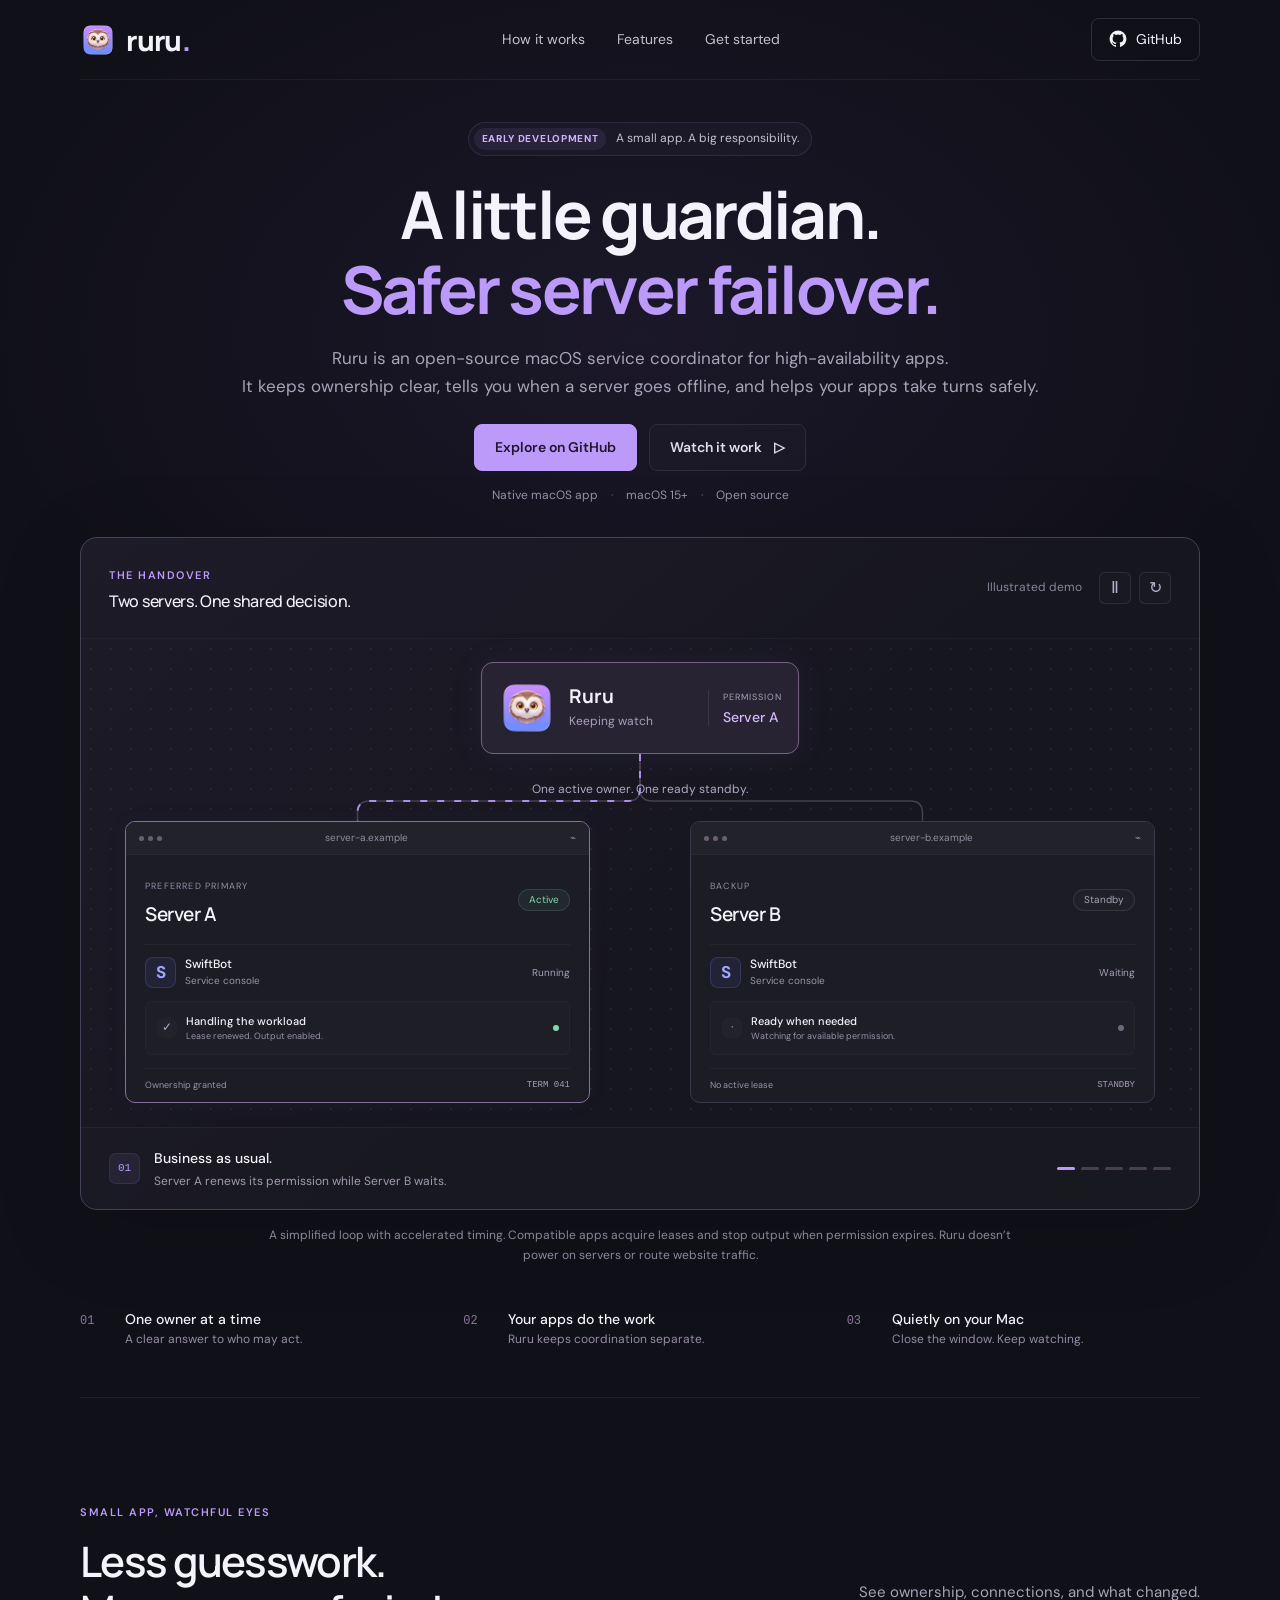
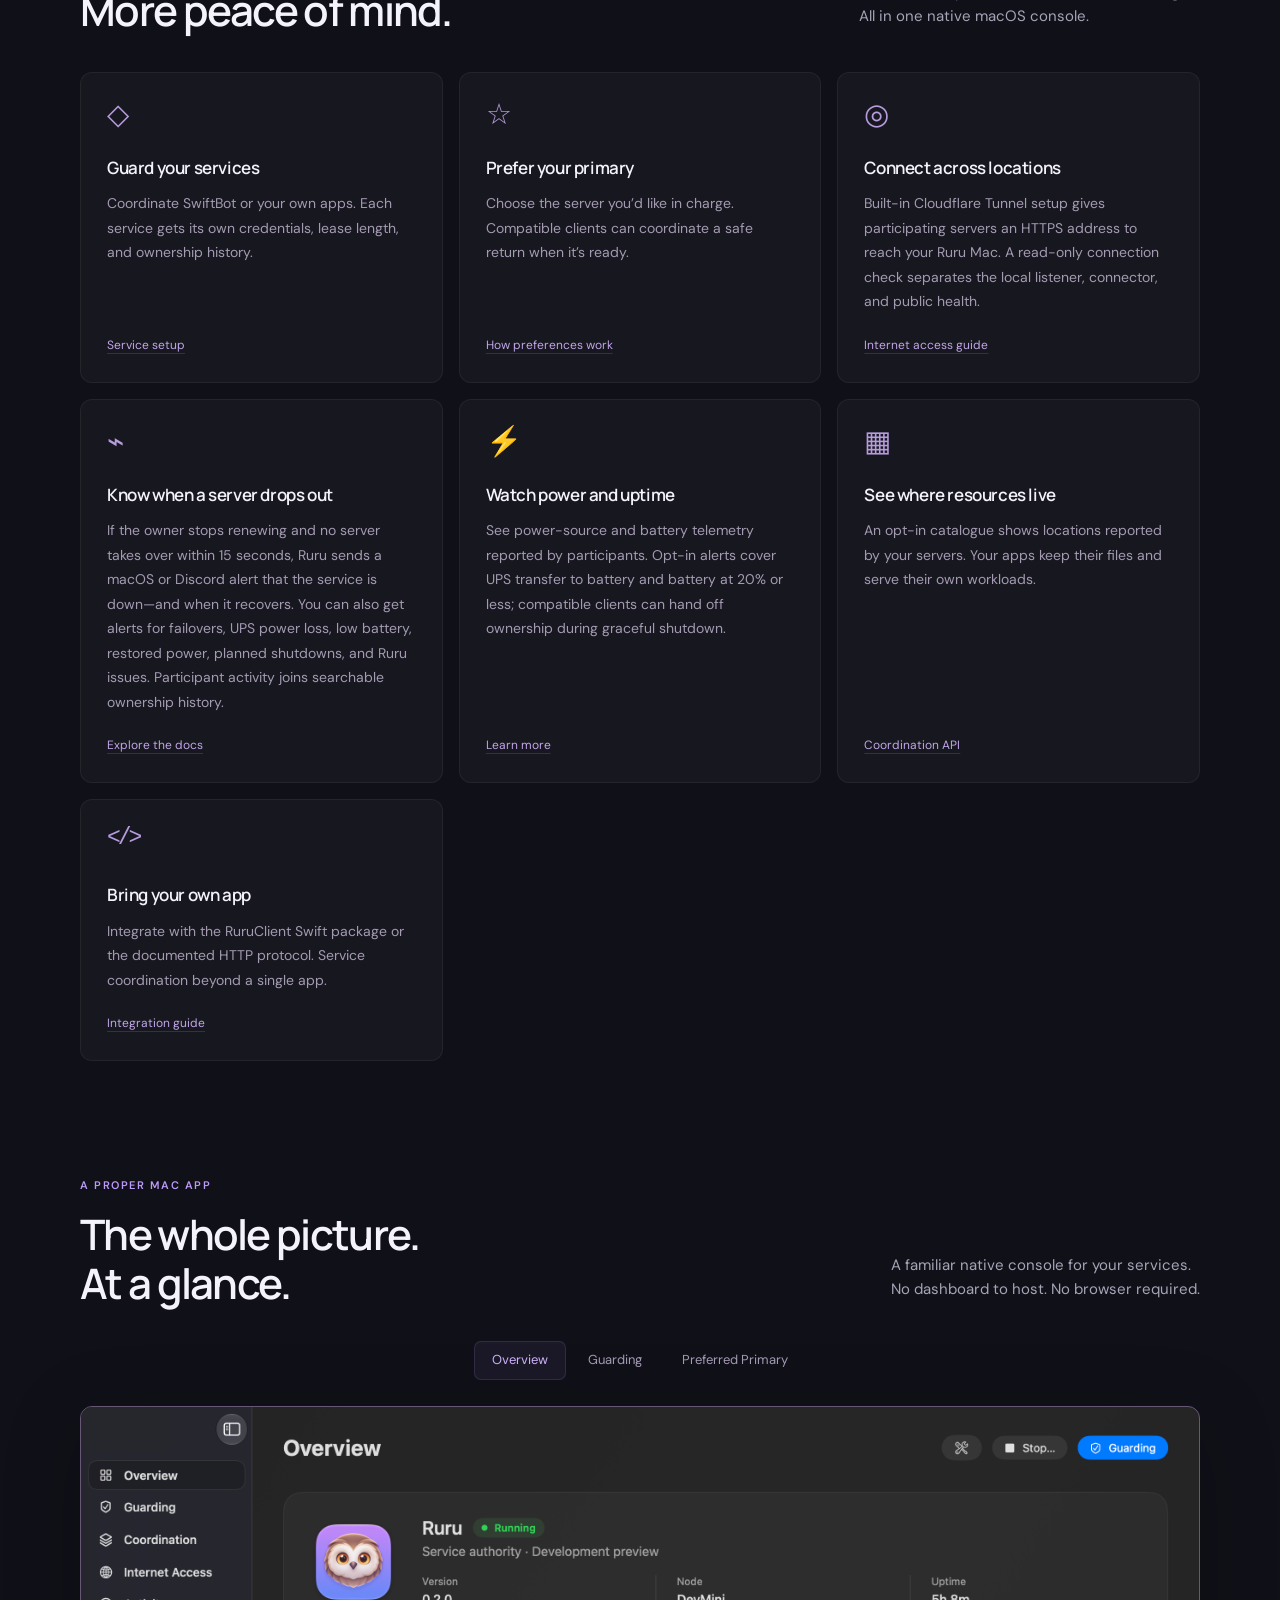
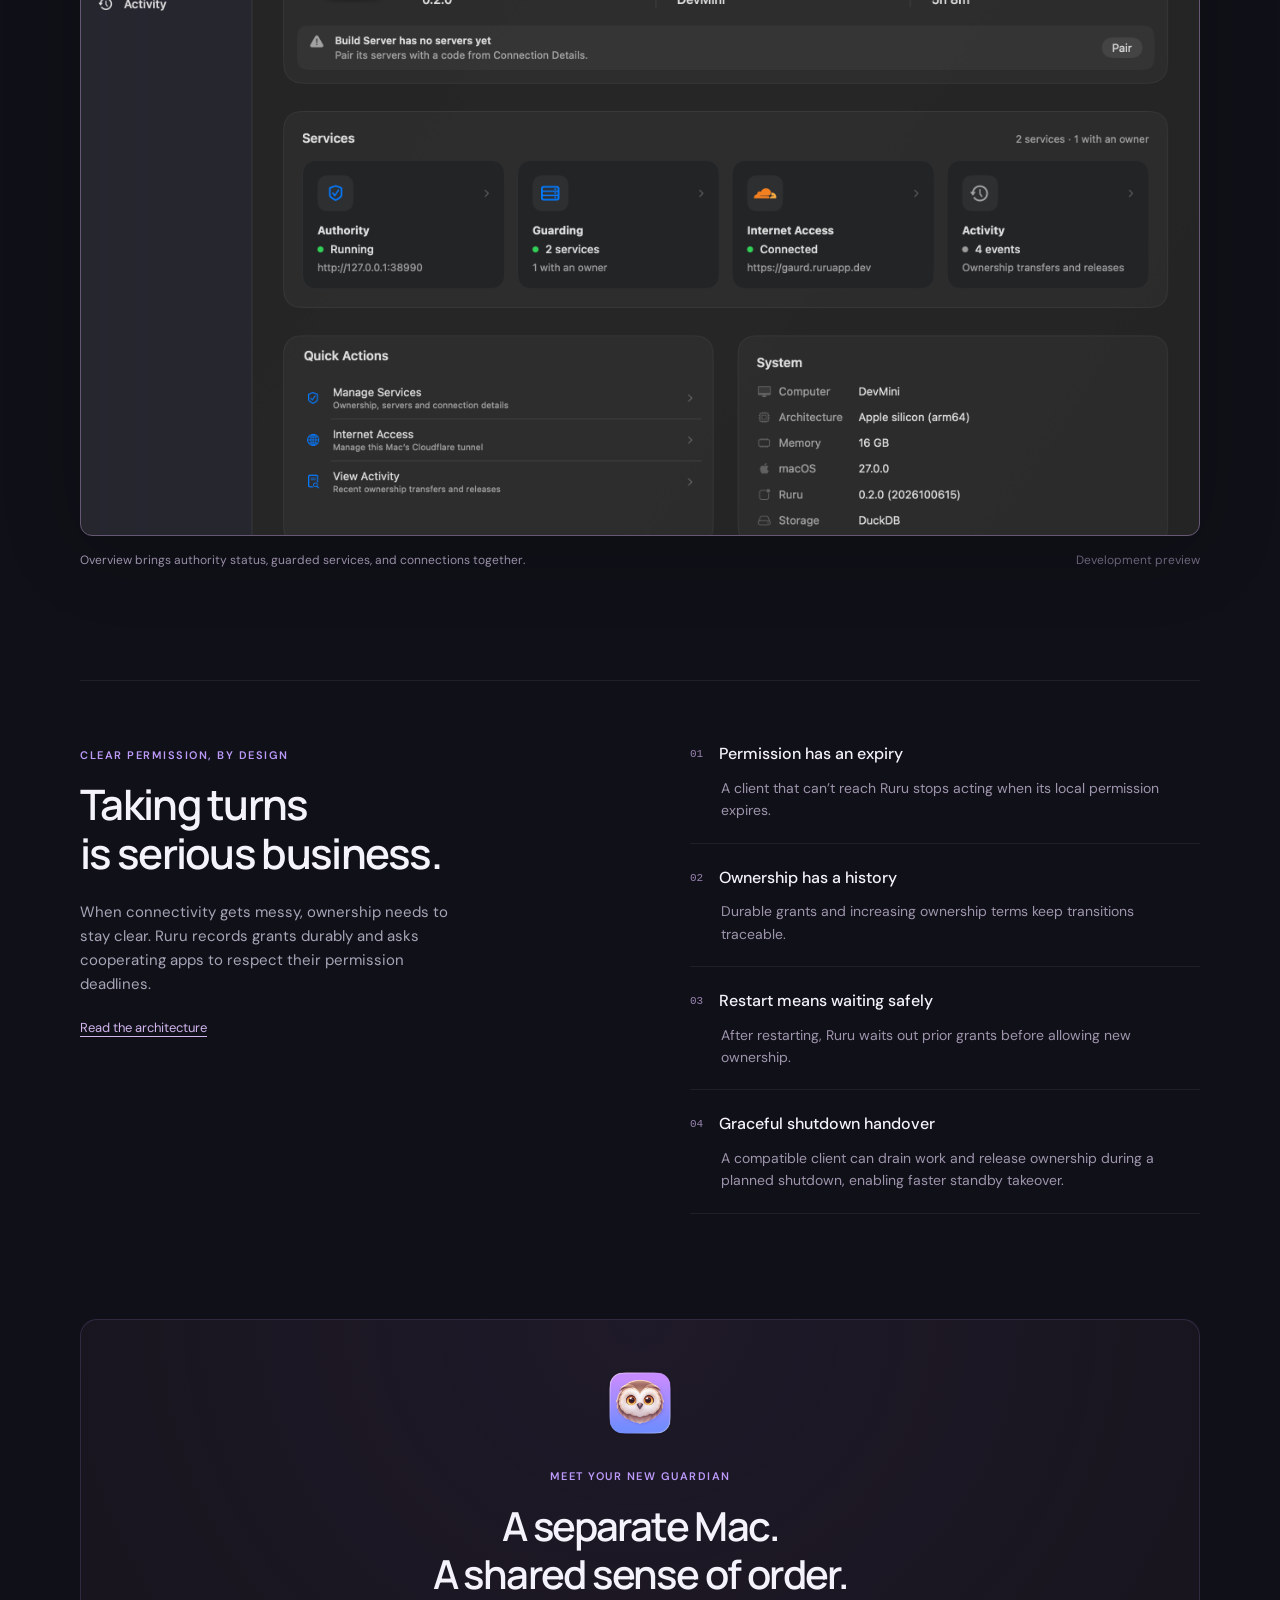
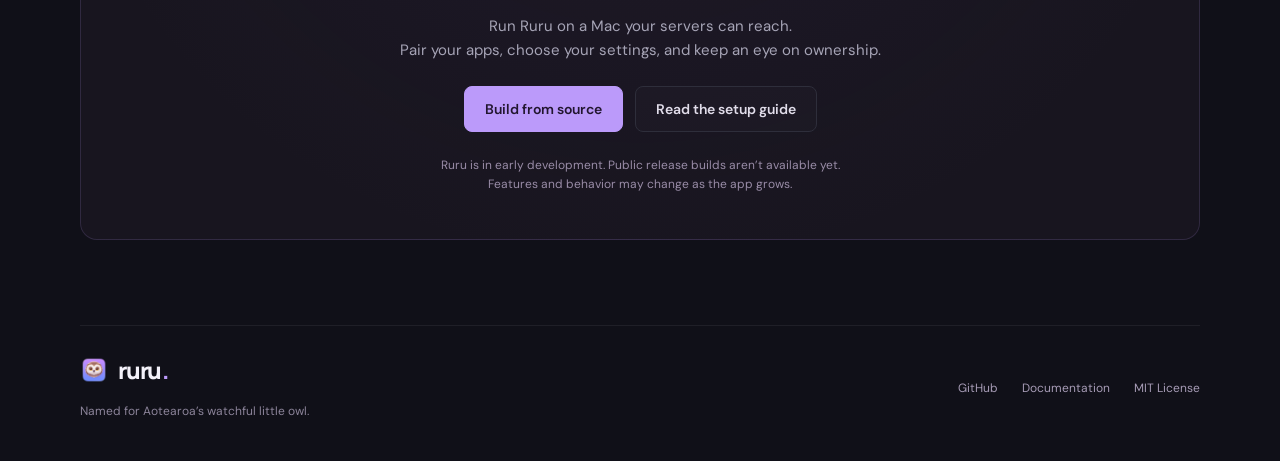
<file: docs/index.html>
<!doctype html>
<html lang="en">
<head>
  <meta charset="utf-8">
  <meta name="viewport" content="width=device-width, initial-scale=1">
  <title>Ruru for macOS — Service coordination and safe failover</title>
  <meta name="description" content="Ruru is an open-source macOS service coordinator that manages ownership, supports safe server failover, and monitors participant health.">
  <meta name="application-name" content="Ruru">
  <meta name="robots" content="index, follow, max-image-preview:large, max-snippet:-1, max-video-preview:-1">
  <meta name="theme-color" content="#101018">
  <link rel="canonical" href="https://ruruapp.dev/">

  <meta property="og:type" content="website">
  <meta property="og:site_name" content="Ruru">
  <meta property="og:locale" content="en_NZ">
  <meta property="og:url" content="https://ruruapp.dev/">
  <meta property="og:title" content="Ruru for macOS — Service coordination and safe failover">
  <meta property="og:description" content="One service owner at a time. Ruru coordinates high-availability apps, guides safe server failover, and monitors participant health from your Mac.">
  <meta property="og:image" content="https://ruruapp.dev/assets/overview-dark.png">
  <meta property="og:image:width" content="2610">
  <meta property="og:image:height" content="1700">
  <meta property="og:image:alt" content="Ruru’s native macOS console showing authority status, guarded services, connections, and recent activity">

  <meta name="twitter:card" content="summary_large_image">
  <meta name="twitter:title" content="Ruru for macOS — Service coordination and safe failover">
  <meta name="twitter:description" content="One service owner at a time. Coordinate high-availability apps, guide safe failover, and monitor participant health from your Mac.">
  <meta name="twitter:image" content="https://ruruapp.dev/assets/overview-dark.png">
  <meta name="twitter:image:alt" content="Ruru’s native macOS service coordination console">

  <link rel="icon" href="assets/ruru.png" type="image/png">
  <link rel="apple-touch-icon" href="assets/ruru.png">
  <link rel="stylesheet" href="style.css?v=20261020">
  <script type="application/ld+json">
  {
    "@context": "https://schema.org",
    "@type": "SoftwareApplication",
    "name": "Ruru",
    "url": "https://ruruapp.dev/",
    "description": "An open-source native macOS service coordinator for ownership, safe server failover, participant monitoring, and alerts.",
    "applicationCategory": "UtilitiesApplication",
    "applicationSubCategory": "Service coordination and high availability",
    "operatingSystem": "macOS 15 or later",
    "softwareRequirements": "macOS 15 (Sequoia) or later on Intel x86_64 or Apple silicon",
    "image": "https://ruruapp.dev/assets/ruru.png",
    "screenshot": "https://ruruapp.dev/assets/overview-dark.png",
    "codeRepository": "https://github.com/johnwatso/ruru",
    "license": "https://github.com/johnwatso/ruru/blob/main/LICENSE",
    "isAccessibleForFree": true,
    "featureList": [
      "Exclusive service ownership with expiring leases",
      "Safe server failover and preferred-primary handover",
      "Participant health, power, and connection monitoring",
      "macOS and Discord alerts",
      "Cloudflare Tunnel integration",
      "Swift and HTTP client integration"
    ]
  }
  </script>
  <script src="demo.js" defer></script>
</head>
<body>
<a class="skip-link" href="#main">Skip to content</a>
<header class="site-header wrap">
  <a class="brand" href="./" aria-label="Ruru home"><img src="assets/ruru.png" width="36" height="36" alt="">ruru<span class="brand-dot">.</span></a>
  <nav aria-label="Main navigation"><a href="#how-it-works">How it works</a><a href="#features">Features</a><a href="#get-started">Get started</a></nav>
  <a class="github-link" href="https://github.com/johnwatso/ruru"><svg viewBox="0 0 24 24" width="18" height="18" aria-hidden="true"><path fill="currentColor" d="M12 .8a11.2 11.2 0 0 0-3.54 21.83c.56.1.77-.24.77-.54v-2.1c-3.13.68-3.79-1.34-3.79-1.34-.51-1.3-1.25-1.65-1.25-1.65-1.02-.7.08-.68.08-.68 1.13.08 1.72 1.16 1.72 1.16 1 1.72 2.63 1.22 3.27.93.1-.73.39-1.22.71-1.5-2.5-.28-5.12-1.25-5.12-5.56 0-1.23.44-2.23 1.16-3.02-.12-.28-.5-1.43.11-2.98 0 0 .95-.3 3.08 1.16a10.7 10.7 0 0 1 5.6 0c2.14-1.45 3.08-1.16 3.08-1.16.61 1.55.23 2.7.11 2.98.72.79 1.15 1.79 1.15 3.02 0 4.32-2.63 5.28-5.14 5.56.41.35.76 1.03.76 2.08v3.1c0 .3.2.65.78.54A11.2 11.2 0 0 0 12 .8Z"/></svg>GitHub</a>
</header>
<main id="main">
<section class="hero wrap">
  <a class="early-badge" href="#get-started"><span>EARLY DEVELOPMENT</span> A small app. A big responsibility.</a>
  <h1>A little guardian.<br><span>Safer server failover.</span></h1>
  <p class="hero-copy">Ruru is an open-source macOS service coordinator for high-availability apps.<br class="desktop-break"> It keeps ownership clear, tells you when a server goes offline, and helps your apps take turns safely.</p>
  <div class="hero-actions"><a class="button primary" href="https://github.com/johnwatso/ruru">Explore on GitHub</a><a class="button secondary" href="#how-it-works">Watch it work <span aria-hidden="true">▷</span></a></div>
  <p class="platform-note">Native macOS app <span>·</span> macOS 15+ <span>·</span> Open source</p>
</section>
<section id="how-it-works" class="demo-section wrap" aria-labelledby="demo-heading">
  <div class="demo-shell" data-phase="healthy">
    <div class="demo-toolbar"><div><span class="demo-tag">THE HANDOVER</span><h2 id="demo-heading">Two servers. One shared decision.</h2></div><div class="demo-controls"><span class="simulation-label">Illustrated demo</span><button id="pause-demo" type="button" aria-label="Pause animation"><span aria-hidden="true">Ⅱ</span></button><button id="restart-demo" type="button" aria-label="Restart animation"><span aria-hidden="true">↻</span></button></div></div>
    <div class="network">
      <svg class="connections" viewBox="0 0 1000 390" preserveAspectRatio="none" aria-hidden="true"><path class="connection base" d="M500 120 V150 Q500 165 480 165 H230 Q210 165 210 185 V211"/><path class="connection base" d="M500 120 V150 Q500 165 520 165 H770 Q790 165 790 185 V211"/><path id="path-a" class="connection signal live" d="M500 120 V150 Q500 165 480 165 H230 Q210 165 210 185 V211"/><path id="path-b" class="connection signal" d="M500 120 V150 Q500 165 520 165 H770 Q790 165 790 185 V211"/></svg>
      <div class="authority"><img src="assets/ruru.png" alt="Ruru owl" width="66" height="66"><div><strong>Ruru</strong><span id="authority-status">Keeping watch</span></div><div class="authority-lease"><span>PERMISSION</span><strong id="authority-owner">Server A</strong></div></div>
      <div class="lease-message" id="lease-message">One active owner. One ready standby.</div>
      <div class="servers">
        <article id="server-a" class="server active" aria-labelledby="server-a-title"><div class="browser-bar"><span class="window-dots" aria-hidden="true"><i></i><i></i><i></i></span><span>server-a.example</span><span aria-hidden="true">⌁</span></div><div class="server-content"><div class="server-title"><div><span class="server-eyebrow">PREFERRED PRIMARY</span><h3 id="server-a-title">Server A</h3></div><span class="status active-status" id="status-a">Active</span></div><div class="server-app"><span class="app-mark" aria-hidden="true">S</span><div><strong>SwiftBot</strong><span>Service console</span></div><span id="app-state-a" class="app-state">Running</span></div><div class="mini-activity"><span class="activity-icon" aria-hidden="true">✓</span><div><strong id="activity-a">Handling the workload</strong><span id="detail-a">Lease renewed. Output enabled.</span></div><span class="activity-pulse" aria-hidden="true"></span></div><div class="server-footer"><span id="foot-a">Ownership granted</span><span id="term-a">TERM 041</span></div></div></article>
        <article id="server-b" class="server" aria-labelledby="server-b-title"><div class="browser-bar"><span class="window-dots" aria-hidden="true"><i></i><i></i><i></i></span><span>server-b.example</span><span aria-hidden="true">⌁</span></div><div class="server-content"><div class="server-title"><div><span class="server-eyebrow">BACKUP</span><h3 id="server-b-title">Server B</h3></div><span class="status" id="status-b">Standby</span></div><div class="server-app"><span class="app-mark" aria-hidden="true">S</span><div><strong>SwiftBot</strong><span>Service console</span></div><span id="app-state-b" class="app-state">Waiting</span></div><div class="mini-activity"><span class="activity-icon" aria-hidden="true">·</span><div><strong id="activity-b">Ready when needed</strong><span id="detail-b">Watching for available permission.</span></div><span class="activity-pulse" aria-hidden="true"></span></div><div class="server-footer"><span id="foot-b">No active lease</span><span id="term-b">STANDBY</span></div></div></article>
      </div>
    </div>
    <div class="demo-caption"><div class="caption-number" id="step-number">01</div><div><strong id="step-title">Business as usual.</strong><p id="step-description">Server A renews its permission while Server B waits.</p></div><div class="step-progress" aria-hidden="true"><i class="selected"></i><i></i><i></i><i></i><i></i></div></div>
    <p class="sr-only" id="demo-announcement" role="status" aria-live="polite"></p>
  </div>
  <p class="demo-footnote">A simplified loop with accelerated timing. Compatible apps acquire leases and stop output when permission expires. Ruru doesn’t power on servers or route website traffic.</p>
</section>
<section class="principles wrap" aria-label="Core principles"><div><span class="principle-symbol" aria-hidden="true">01</span><strong>One owner at a time</strong><p>A clear answer to who may act.</p></div><div><span class="principle-symbol" aria-hidden="true">02</span><strong>Your apps do the work</strong><p>Ruru keeps coordination separate.</p></div><div><span class="principle-symbol" aria-hidden="true">03</span><strong>Quietly on your Mac</strong><p>Close the window. Keep watching.</p></div></section>
<section id="features" class="features wrap">
  <div class="section-heading"><span class="eyebrow">SMALL APP, WATCHFUL EYES</span><h2>Less guesswork.<br>More peace of mind.</h2><p>See ownership, connections, and what changed.<br>All in one native macOS console.</p></div>
  <div class="feature-grid">
    <article class="feature-card"><span class="feature-icon" aria-hidden="true">◇</span><h3>Guard your services</h3><p>Coordinate SwiftBot or your own apps. Each service gets its own credentials, lease length, and ownership history.</p><a href="https://github.com/johnwatso/ruru/blob/main/Documentation/SETUP.md">Service setup</a></article>
    <article class="feature-card"><span class="feature-icon" aria-hidden="true">☆</span><h3>Prefer your primary</h3><p>Choose the server you’d like in charge. Compatible clients can coordinate a safe return when it’s ready.</p><a href="https://github.com/johnwatso/ruru/blob/main/Documentation/PRIMARY_PREFERENCE.md">How preferences work</a></article>
    <article class="feature-card"><span class="feature-icon" aria-hidden="true">◎</span><h3>Connect across locations</h3><p>Built-in Cloudflare Tunnel setup gives participating servers an HTTPS address to reach your Ruru Mac. A read-only connection check separates the local listener, connector, and public health.</p><a href="https://github.com/johnwatso/ruru/blob/main/Documentation/SETUP.md">Internet access guide</a></article>
    <article class="feature-card"><span class="feature-icon" aria-hidden="true">⌁</span><h3>Know when a server drops out</h3><p>If the owner stops renewing and no server takes over within 15 seconds, Ruru sends a macOS or Discord alert that the service is down—and when it recovers. You can also get alerts for failovers, UPS power loss, low battery, restored power, planned shutdowns, and Ruru issues. Participant activity joins searchable ownership history.</p><a href="https://github.com/johnwatso/ruru/blob/main/Documentation/README.md">Explore the docs</a></article>
    <article class="feature-card"><span class="feature-icon" aria-hidden="true">⚡</span><h3>Watch power and uptime</h3><p>See power-source and battery telemetry reported by participants. Opt-in alerts cover UPS transfer to battery and battery at 20% or less; compatible clients can hand off ownership during graceful shutdown.</p><a href="https://github.com/johnwatso/ruru/blob/main/Documentation/README.md">Learn more</a></article>
    <article class="feature-card"><span class="feature-icon" aria-hidden="true">▦</span><h3>See where resources live</h3><p>An opt-in catalogue shows locations reported by your servers. Your apps keep their files and serve their own workloads.</p><a href="https://github.com/johnwatso/ruru/blob/main/Documentation/COORDINATION_API.md">Coordination API</a></article>
    <article class="feature-card"><span class="feature-icon code-icon" aria-hidden="true">&lt;/&gt;</span><h3>Bring your own app</h3><p>Integrate with the RuruClient Swift package or the documented HTTP protocol. Service coordination beyond a single app.</p><a href="https://github.com/johnwatso/ruru/blob/main/Documentation/INTEGRATIONS.md">Integration guide</a></article>
  </div>
</section>
<section class="console-section wrap" aria-labelledby="console-title"><div class="console-intro"><div><span class="eyebrow">A PROPER MAC APP</span><h2 id="console-title">The whole picture.<br>At a glance.</h2></div><p>A familiar native console for your services.<br>No dashboard to host. No browser required.</p></div><div class="screenshot-tabs" role="tablist" aria-label="App screenshots"><button type="button" role="tab" aria-selected="true" aria-controls="app-panel" id="tab-overview" data-image="overview-dark.png" data-caption="Overview brings authority status, guarded services, and connections together.">Overview</button><button type="button" role="tab" aria-selected="false" aria-controls="app-panel" tabindex="-1" id="tab-guarding" data-image="guarding.png" data-caption="Guarding lists your services and who currently owns them.">Guarding</button><button type="button" role="tab" aria-selected="false" aria-controls="app-panel" tabindex="-1" id="tab-primary" data-image="preferred-primary.png" data-caption="Preferred Primary records your choice separately from current ownership.">Preferred Primary</button></div><figure role="tabpanel" id="app-panel" aria-labelledby="tab-overview"><div class="screenshot-frame"><img id="app-screenshot" src="assets/overview-dark.png" alt="Ruru Overview console with authority status, services, Internet Access, and activity" loading="lazy" width="2610" height="1700"></div><figcaption><span id="screenshot-caption">Overview brings authority status, guarded services, and connections together.</span><span>Development preview</span></figcaption></figure></section>
<section class="safety-section wrap"><div><span class="eyebrow">CLEAR PERMISSION, BY DESIGN</span><h2>Taking turns<br>is serious business.</h2><p>When connectivity gets messy, ownership needs to stay clear. Ruru records grants durably and asks cooperating apps to respect their permission deadlines.</p><a class="text-link" href="https://github.com/johnwatso/ruru/blob/main/Documentation/ARCHITECTURE.md">Read the architecture</a></div><dl class="safety-list"><div><dt><span aria-hidden="true">01</span> Permission has an expiry</dt><dd>A client that can’t reach Ruru stops acting when its local permission expires.</dd></div><div><dt><span aria-hidden="true">02</span> Ownership has a history</dt><dd>Durable grants and increasing ownership terms keep transitions traceable.</dd></div><div><dt><span aria-hidden="true">03</span> Restart means waiting safely</dt><dd>After restarting, Ruru waits out prior grants before allowing new ownership.</dd></div><div><dt><span aria-hidden="true">04</span> Graceful shutdown handover</dt><dd>A compatible client can drain work and release ownership during a planned shutdown, enabling faster standby takeover.</dd></div></dl></section>
<section id="get-started" class="get-started wrap"><div class="start-panel"><img src="assets/ruru.png" width="76" height="76" alt="Ruru owl icon"><span class="eyebrow">MEET YOUR NEW GUARDIAN</span><h2>A separate Mac.<br>A shared sense of order.</h2><p>Run Ruru on a Mac your servers can reach.<br>Pair your apps, choose your settings, and keep an eye on ownership.</p><div class="hero-actions"><a class="button primary" href="https://github.com/johnwatso/ruru/blob/main/Documentation/DEVELOPMENT.md">Build from source</a><a class="button secondary" href="https://github.com/johnwatso/ruru/blob/main/Documentation/SETUP.md">Read the setup guide</a></div><p class="development-note">Ruru is in early development. Public release builds aren’t available yet.<br>Features and behavior may change as the app grows.</p></div></section>
</main>
<footer class="wrap"><div><a class="brand" href="./"><img src="assets/ruru.png" width="28" height="28" alt="">ruru<span class="brand-dot">.</span></a><p>Named for Aotearoa’s watchful little owl.</p></div><div class="footer-links"><a href="https://github.com/johnwatso/ruru">GitHub</a><a href="https://github.com/johnwatso/ruru/blob/main/Documentation/README.md">Documentation</a><a href="https://github.com/johnwatso/ruru/blob/main/LICENSE">MIT License</a></div></footer>
</body>
</html>
</file>
<file: docs/style.css>
@import url('https://fonts.googleapis.com/css2?family=DM+Sans:wght@400;500;600;700&family=Manrope:wght@400;500;600;700;800&display=swap');
:root{color-scheme:dark;--bg:#101018;--panel:#181820;--line:#2e2e3b;--text:#f4f2fa;--muted:#a6a4b6;--purple:#bb9afa;--green:#81d9b0;--amber:#efbf73;--red:#fa9baf;font-family:'DM Sans',-apple-system,BlinkMacSystemFont,'Segoe UI',sans-serif;font-size:16px;scroll-behavior:smooth;scroll-padding-top:24px}*{box-sizing:border-box}body{margin:0;background:var(--bg);color:var(--text);line-height:1.6}body::before{content:'';position:absolute;inset:0 0 auto;height:1050px;pointer-events:none;background:radial-gradient(ellipse 52% 42% at 50% 32%,#62469822,transparent 100%);z-index:-1}a{color:inherit;text-decoration:none}button{font:inherit}a,button{-webkit-tap-highlight-color:transparent}button,a{touch-action:manipulation}button{cursor:pointer}a:focus-visible,button:focus-visible{outline:3px solid var(--purple);outline-offset:5px}button:disabled{cursor:default}.wrap{width:min(1120px,calc(100% - 64px));margin-inline:auto}.site-header{height:80px;display:flex;align-items:center;justify-content:space-between;border-bottom:1px solid #ffffff0d}.brand{display:inline-flex;gap:10px;align-items:center;font-family:Manrope,sans-serif;font-size:28px;letter-spacing:-1.2px;font-weight:800;line-height:1}.brand-dot{color:var(--purple);margin-left:-9px}.brand img{border-radius:9px}.site-header nav{display:flex;gap:32px;font-size:14px;color:#c4c1d1}.site-header nav a:hover,.footer-links a:hover,.text-link:hover{color:var(--purple)}.github-link{display:flex;align-items:center;gap:9px;border:1px solid var(--line);padding:9px 17px;border-radius:8px;font-size:14px}.github-link:hover{border-color:var(--purple);background:#bb9afa0a}.hero{text-align:center;padding:42px 0 28px}.early-badge{display:inline-flex;align-items:center;gap:10px;background:#bb9afa08;border:1px solid #bb9afa22;border-radius:99px;padding:5px 12px 5px 5px;font-size:12px;color:#c4c0d2}.early-badge span{color:#d0b4ff;background:#bb9afa16;padding:3px 8px;border-radius:99px;font-size:10px;font-weight:700;letter-spacing:.7px}h1,h2,h3,p{margin:0}h1,h2,h3{font-family:Manrope,-apple-system,sans-serif}h1{font-size:clamp(44px,5.3vw,66px);font-weight:700;letter-spacing:-2.7px;line-height:1.13;margin:21px 0 18px}h1>span{color:var(--purple)}.hero-copy{color:var(--muted);font-size:17px;line-height:1.65}.hero-actions{display:flex;justify-content:center;gap:12px;margin-top:24px}.button{min-height:46px;display:inline-flex;align-items:center;justify-content:center;gap:12px;padding:11px 20px;border:1px solid var(--line);border-radius:8px;font-size:14px;font-weight:600;transition:background .2s,transform .2s}.button:hover{transform:translateY(-2px)}.button.primary{background:var(--purple);color:#22162f;border-color:var(--purple)}.button.primary:hover{background:#ceb3ff}.button.secondary{background:#ffffff03;color:#e1ddea}.button.secondary:hover{background:#ffffff09;border-color:#777083}.platform-note{font-size:12px;color:#9490a5;margin-top:15px}.platform-note span{margin:0 10px;color:#676172}.demo-section{padding-top:4px}.demo-shell{border:1px solid #484057;background:linear-gradient(140deg,#1e1b29,#16161f 55%);border-radius:17px;box-shadow:0 20px 90px #0002;overflow:hidden}.demo-toolbar{display:flex;align-items:center;justify-content:space-between;padding:23px 28px;border-bottom:1px solid #ffffff09}.demo-tag,.eyebrow{font-size:11px;letter-spacing:1.5px;font-weight:600;color:var(--purple)}.demo-toolbar h2{font-size:16px;font-weight:500;letter-spacing:-.3px;margin-top:3px}.demo-controls{display:flex;gap:8px;align-items:center}.simulation-label{font-size:12px;color:#898499;margin-right:9px}.demo-controls button{width:32px;height:32px;padding:0;border:1px solid #ffffff17;background:#ffffff04;color:#b6afc9;border-radius:6px;line-height:1}.demo-controls button:hover{background:#ffffff12;color:var(--text)}.network{position:relative;padding:23px 44px 24px;background-image:radial-gradient(#ffffff0d 1px,transparent 1px);background-size:20px 20px}.connections{position:absolute;inset:0;width:100%;height:100%;pointer-events:none}.connection{fill:none;stroke-width:1.5}.connection.base{stroke:#44404e}.connection.signal{stroke:var(--purple);stroke-width:2;stroke-dasharray:7 10;opacity:0;transition:opacity .5s;animation:flow 1.7s linear infinite}.connection.signal.live{opacity:.9}.connection.signal.warning{stroke:var(--amber)}@keyframes flow{to{stroke-dashoffset:-34}}.authority{position:relative;margin:auto;width:318px;min-height:92px;display:flex;align-items:center;gap:13px;padding:13px 16px;background:#282333;border:1px solid #746184;border-radius:12px;box-shadow:0 0 36px #a077eb13;z-index:1}.authority img{width:58px;height:58px}.authority>div>strong{display:block;font-family:Manrope,sans-serif;font-size:19px;font-weight:700;line-height:1.2}.authority>div>span{display:block;font-size:12px;color:#aaa1ba;margin-top:4px}.authority .authority-lease{border-left:1px solid #ffffff18;padding-left:14px;margin-left:auto}.authority .authority-lease span{font-size:9px;letter-spacing:1px;margin:0 0 5px}.authority .authority-lease strong{font-family:'DM Sans',sans-serif;font-size:14px;font-weight:500;color:#d5b9ff}.lease-message{height:67px;display:flex;align-items:center;justify-content:center;position:relative;font-size:12px;color:#b2a8c4;padding-top:4px}.servers{position:relative;z-index:1;display:grid;grid-template-columns:1fr 1fr;gap:100px}.server{background:#1c1c25;border:1px solid #3b3949;border-radius:10px;transition:border-color .5s,box-shadow .5s,opacity .5s;overflow:hidden;min-width:0}.server.active{border-color:#83709d;box-shadow:0 0 24px #a77bea0b}.server.offline{border-color:#a3546470}.server.warning{border-color:#b89153a0}.browser-bar{height:33px;background:#22222b;border-bottom:1px solid #ffffff07;display:flex;align-items:center;justify-content:space-between;padding:0 13px;font-size:10px;color:#938c9e}.window-dots{display:flex;gap:4px}.window-dots i{height:5px;width:5px;border-radius:50%;background:#68606f}.server-content{padding:16px 19px 0}.server-title{display:flex;align-items:center;justify-content:space-between}.server-eyebrow{font-size:9px;letter-spacing:1.2px;color:#968da5}.server-title h3{font-size:19px;font-weight:600;letter-spacing:-.5px;margin:2px 0 0}.status{font-size:10px;border:1px solid #ffffff18;background:#ffffff05;border-radius:99px;padding:2px 10px;color:#aaa4b6}.status.active-status{background:#81d9b010;color:var(--green);border-color:#81d9b026}.status.offline-status{background:#fa9baf0c;color:var(--red);border-color:#fa9baf20}.status.warning-status{background:#efbf730c;color:var(--amber);border-color:#efbf7320}.server-app{display:flex;align-items:center;gap:9px;border-top:1px solid #ffffff0a;margin-top:15px;padding:12px 0}.app-mark{display:grid;place-items:center;width:31px;height:31px;background:#676df218;color:#9ea6ff;font-size:17px;font-weight:700;border:1px solid #838afb30;border-radius:8px}.server-app div strong{font-size:12px;font-weight:500;display:block;line-height:1.3}.server-app div span{display:block;font-size:10px;color:#9a93a9}.app-state{margin-left:auto;font-size:10px;color:#a99eba}.mini-activity{display:flex;align-items:center;gap:8px;padding:11px 10px;background:#ffffff03;border:1px solid #ffffff07;border-radius:6px}.activity-icon{display:grid;place-items:center;width:22px;height:22px;background:#ffffff04;color:#b8a9cf;border-radius:50%;font-size:12px}.mini-activity div{min-width:0}.mini-activity strong{display:block;font-size:11px;font-weight:500;line-height:1.5}.mini-activity div span{display:block;font-size:9px;color:#9790a4;line-height:1.6}.activity-pulse{height:6px;width:6px;flex-shrink:0;border-radius:50%;background:#6f677e;margin-left:auto}.active .activity-pulse{background:var(--green);animation:heartbeat 2s infinite}.offline .activity-pulse{background:var(--red)}.offline .app-mark{filter:grayscale(1);opacity:.5}.offline .activity-icon{color:var(--red)}.warning .activity-icon{color:var(--amber)}@keyframes heartbeat{50%{box-shadow:0 0 0 4px #81d9b00c}}.server-footer{display:flex;justify-content:space-between;gap:10px;margin-top:13px;padding:9px 0;border-top:1px solid #ffffff09;font-size:9px;color:#9a93aa}.server-footer span:last-child{font-family:monospace;color:#a69bb7}.demo-caption{display:flex;align-items:center;gap:14px;min-height:82px;border-top:1px solid #ffffff0c;background:#ffffff02;padding:17px 28px}.caption-number{display:grid;place-items:center;flex-shrink:0;width:31px;height:31px;background:#bb9afa13;border:1px solid #bb9afa1a;color:var(--purple);font-size:11px;border-radius:7px;font-family:monospace}.demo-caption strong{font-size:14px;font-weight:500}.demo-caption p{font-size:12px;color:#a39aad;margin-top:1px}.step-progress{display:flex;gap:6px;margin-left:auto}.step-progress i{width:18px;height:3px;border-radius:2px;background:#48404f}.step-progress i.selected{background:var(--purple)}.demo-footnote{max-width:760px;margin:15px auto 0;text-align:center;font-size:12px;color:#8c869a;line-height:1.7}.principles{display:grid;grid-template-columns:repeat(3,1fr);padding:42px 0 48px;border-bottom:1px solid #ffffff10;gap:30px}.principles>div{display:grid;grid-template-columns:32px 1fr;column-gap:13px}.principle-symbol{font-family:monospace;font-size:12px;color:#8b749f;grid-row:span 2;padding-top:4px}.principles strong{font-size:14px;font-weight:500}.principles p{font-size:12px;color:#958da3}.features{padding-top:100px}.section-heading{position:relative;margin-bottom:37px}.section-heading h2,.console-intro h2,.safety-section h2{font-size:42px;line-height:1.17;letter-spacing:-1.7px;font-weight:600;margin-top:13px}.section-heading>p{position:absolute;right:0;bottom:7px;color:var(--muted);font-size:15px}.feature-grid{display:grid;grid-template-columns:repeat(3,1fr);gap:16px}.feature-card{background:#17171f;border:1px solid #ffffff0e;border-radius:12px;padding:27px 26px;display:flex;flex-direction:column;align-items:flex-start;transition:border-color .2s,background .2s}.feature-card:hover{border-color:#bb9afa40;background:#1b1925}.feature-icon{font-size:29px;line-height:1;color:#b69bdd;margin-bottom:25px}.code-icon{font-family:monospace;font-size:23px;letter-spacing:-3px;margin-bottom:31px}.feature-card h3{font-size:17px;font-weight:600;letter-spacing:-.4px;margin-bottom:10px}.feature-card p{font-size:14px;line-height:1.75;color:#a49bb2;flex:1}.feature-card a{font-size:12px;color:#c1a6e8;margin-top:22px;text-decoration:underline;text-underline-offset:4px;text-decoration-color:#c1a6e82d}.feature-card a:hover{text-decoration-color:#c1a6e8}.console-section{padding-top:110px}.console-intro{display:flex;justify-content:space-between;align-items:flex-end;margin-bottom:33px}.console-intro>p{font-size:15px;color:var(--muted);padding-bottom:7px}.screenshot-tabs{display:flex;justify-content:center;gap:4px;margin-bottom:26px}.screenshot-tabs button{background:transparent;color:#a69bb5;border:1px solid transparent;padding:8px 17px;font-size:13px;border-radius:7px}.screenshot-tabs button[aria-selected=true]{background:#b895f412;color:#cfb3fc;border-color:#b895f425}.screenshot-tabs button:hover{color:#e7d8ff}.console-section figure{margin:0}.screenshot-frame{position:relative;border:1px solid #665774;border-radius:12px;background:#272729;overflow:hidden;box-shadow:0 15px 80px #0003}.screenshot-frame img{display:block;width:100%;height:auto}.console-section figcaption{display:flex;justify-content:space-between;gap:20px;font-size:12px;color:#a69bb5;margin-top:15px}.console-section figcaption>span:last-child{color:#726a80;white-space:nowrap}.safety-section{display:grid;grid-template-columns:1fr 1fr;gap:100px;margin-top:110px;padding-top:60px;border-top:1px solid #ffffff10}.safety-section>div>p{color:var(--muted);font-size:15px;margin-top:22px;max-width:390px}.text-link{display:inline-block;margin-top:22px;font-size:13px;color:#d0b5ee;text-decoration:underline;text-underline-offset:4px}.safety-list{margin:0}.safety-list>div{padding:21px 0;border-bottom:1px solid #ffffff10}.safety-list>div:first-child{padding-top:0}.safety-list dt{font-size:16px;font-weight:500;display:flex;gap:16px}.safety-list dt span{font-family:monospace;font-size:11px;color:#9984b0;padding-top:5px}.safety-list dd{font-size:14px;color:#9e94ac;margin:10px 0 0 31px}.get-started{padding:105px 0 85px}.start-panel{text-align:center;border:1px solid #bb9afa26;background:radial-gradient(ellipse at 50% 0,#533b721c,transparent 75%),#18151f;border-radius:17px;padding:45px 24px}.start-panel>img{display:block;margin:0 auto 21px}.start-panel h2{font-size:40px;line-height:1.18;letter-spacing:-1.6px;font-weight:600;margin:15px 0 17px}.start-panel>p{color:var(--muted);font-size:15px}.start-panel .development-note{font-size:12px;color:#998ca7;margin:24px 0 0}footer{display:flex;justify-content:space-between;align-items:center;padding-bottom:40px;border-top:1px solid #ffffff10;padding-top:30px}footer .brand{font-size:23px}footer p{font-size:12px;color:#8c849a;margin-top:10px}.footer-links{display:flex;gap:24px;font-size:12px;color:#a69bb5}.sr-only{position:absolute;width:1px;height:1px;overflow:hidden;clip:rect(0,0,0,0);white-space:nowrap}.skip-link{position:absolute;top:-80px;left:15px;background:var(--purple);color:#20122c;padding:12px 20px;z-index:10}.skip-link:focus{top:10px}
@media(min-width:1500px){.hero{padding-top:70px}.hero h1{font-size:70px}.wrap{width:1120px}}
@media(max-width:900px){.wrap{width:calc(100% - 40px)}.servers{gap:48px}.network{padding-inline:25px}.feature-grid{grid-template-columns:repeat(2,1fr)}.safety-section{gap:40px}.section-heading>p{position:static;margin-top:20px}.console-intro>p{max-width:260px}.hero{padding-top:44px}.connections{opacity:.6}.demo-toolbar{padding-inline:22px}}
@media(max-width:600px){.wrap{width:calc(100% - 32px)}.site-header{height:76px}.site-header nav{display:none}.github-link{padding:7px 12px}.brand{font-size:25px}.hero{padding-top:34px;padding-bottom:25px}.early-badge{font-size:10px;gap:6px;padding-right:8px}.early-badge span{font-size:8px}h1{font-size:43px;letter-spacing:-1.8px;margin-top:22px}.hero-copy{font-size:15px;max-width:350px;margin:auto}.desktop-break{display:none}.button{padding:10px 14px;font-size:12px}.platform-note{font-size:10px}.platform-note span{margin:0 6px}.demo-toolbar{padding:15px 14px;gap:8px}.demo-toolbar h2{font-size:12px}.demo-tag{font-size:9px}.simulation-label{display:none}.demo-controls{gap:5px}.demo-controls button{width:29px;height:29px}.network{padding:20px 12px 15px}.authority{width:262px;padding:10px 12px;min-height:77px;gap:9px}.authority img{width:49px;height:49px}.authority>div>strong{font-size:17px}.authority>div>span{font-size:10px}.authority .authority-lease strong{font-size:12px}.authority .authority-lease{padding-left:10px}.authority .authority-lease span{font-size:8px}.lease-message{height:61px;font-size:10px}.servers{gap:12px}.browser-bar{padding:0 7px;font-size:8px;height:26px}.window-dots{gap:2px}.window-dots i{width:3px;height:3px}.browser-bar>span:last-child{display:none}.server-content{padding:10px 9px 0}.server-eyebrow{font-size:7px;letter-spacing:.5px}.server-title h3{font-size:16px}.server-title{flex-wrap:wrap;gap:5px;align-items:flex-start}.status{font-size:8px;padding:1px 6px;margin-top:3px}.server-app{gap:6px;padding:10px 0;margin-top:10px}.app-mark{width:25px;height:25px;font-size:14px}.server-app div strong{font-size:10px}.server-app div span{font-size:8px}.app-state{font-size:8px}.mini-activity{padding:8px 6px;gap:5px;min-height:61px}.activity-icon{display:none}.mini-activity strong{font-size:9px}.mini-activity div span{font-size:8px}.activity-pulse{width:4px;height:4px}.server-footer{font-size:7px;gap:3px;margin-top:10px}.demo-caption{padding:13px 14px;gap:10px;min-height:89px}.demo-caption strong{font-size:12px}.demo-caption p{font-size:10px;max-width:240px}.caption-number{width:27px;height:27px}.step-progress{gap:3px;flex-shrink:0;align-self:flex-start;padding-top:11px}.step-progress i{width:8px}.demo-footnote{font-size:10px;max-width:320px}.principles{gap:20px;grid-template-columns:1fr;padding:30px 0}.principles>div{column-gap:10px}.principles strong{font-size:14px}.principles p{font-size:12px}.features{padding-top:65px}.section-heading h2,.console-intro h2,.safety-section h2{font-size:34px;letter-spacing:-1.2px}.section-heading>p{font-size:14px}.feature-grid{grid-template-columns:1fr;gap:10px}.feature-card{padding:24px}.feature-icon{margin-bottom:18px}.feature-card h3{font-size:18px}.feature-card p{font-size:15px}.feature-card a{font-size:13px;margin-top:17px}.console-section{padding-top:65px}.console-intro{display:block;margin-bottom:25px}.console-intro>p{margin-top:20px;font-size:14px;max-width:none}.screenshot-tabs{gap:2px;margin-bottom:18px}.screenshot-tabs button{font-size:11px;padding:7px 10px}.console-section figcaption{display:block;font-size:11px}.console-section figcaption>span:last-child{display:block;margin-top:6px}.safety-section{grid-template-columns:1fr;margin-top:65px;padding-top:40px;gap:35px}.safety-section>div>p{font-size:15px}.safety-list dd{font-size:14px}.get-started{padding:65px 0 50px}.start-panel{padding:34px 16px}.start-panel h2{font-size:32px;letter-spacing:-1px}.start-panel>p{font-size:14px}.start-panel .development-note{font-size:11px}footer{display:block;padding-bottom:30px}.footer-links{margin-top:22px}}
@media(prefers-reduced-motion:reduce){:root{scroll-behavior:auto}*,*::before,*::after{animation:none!important;transition:none!important}}
.paused .connection.signal,.paused .activity-pulse{animation-play-state:paused}

/* Hide the macOS capture badge in the unused titlebar corner of each native screenshot. */
.screenshot-frame::after{content:"";position:absolute;top:0;left:0;width:8%;height:6%;background:#26272d;pointer-events:none}
</file>
